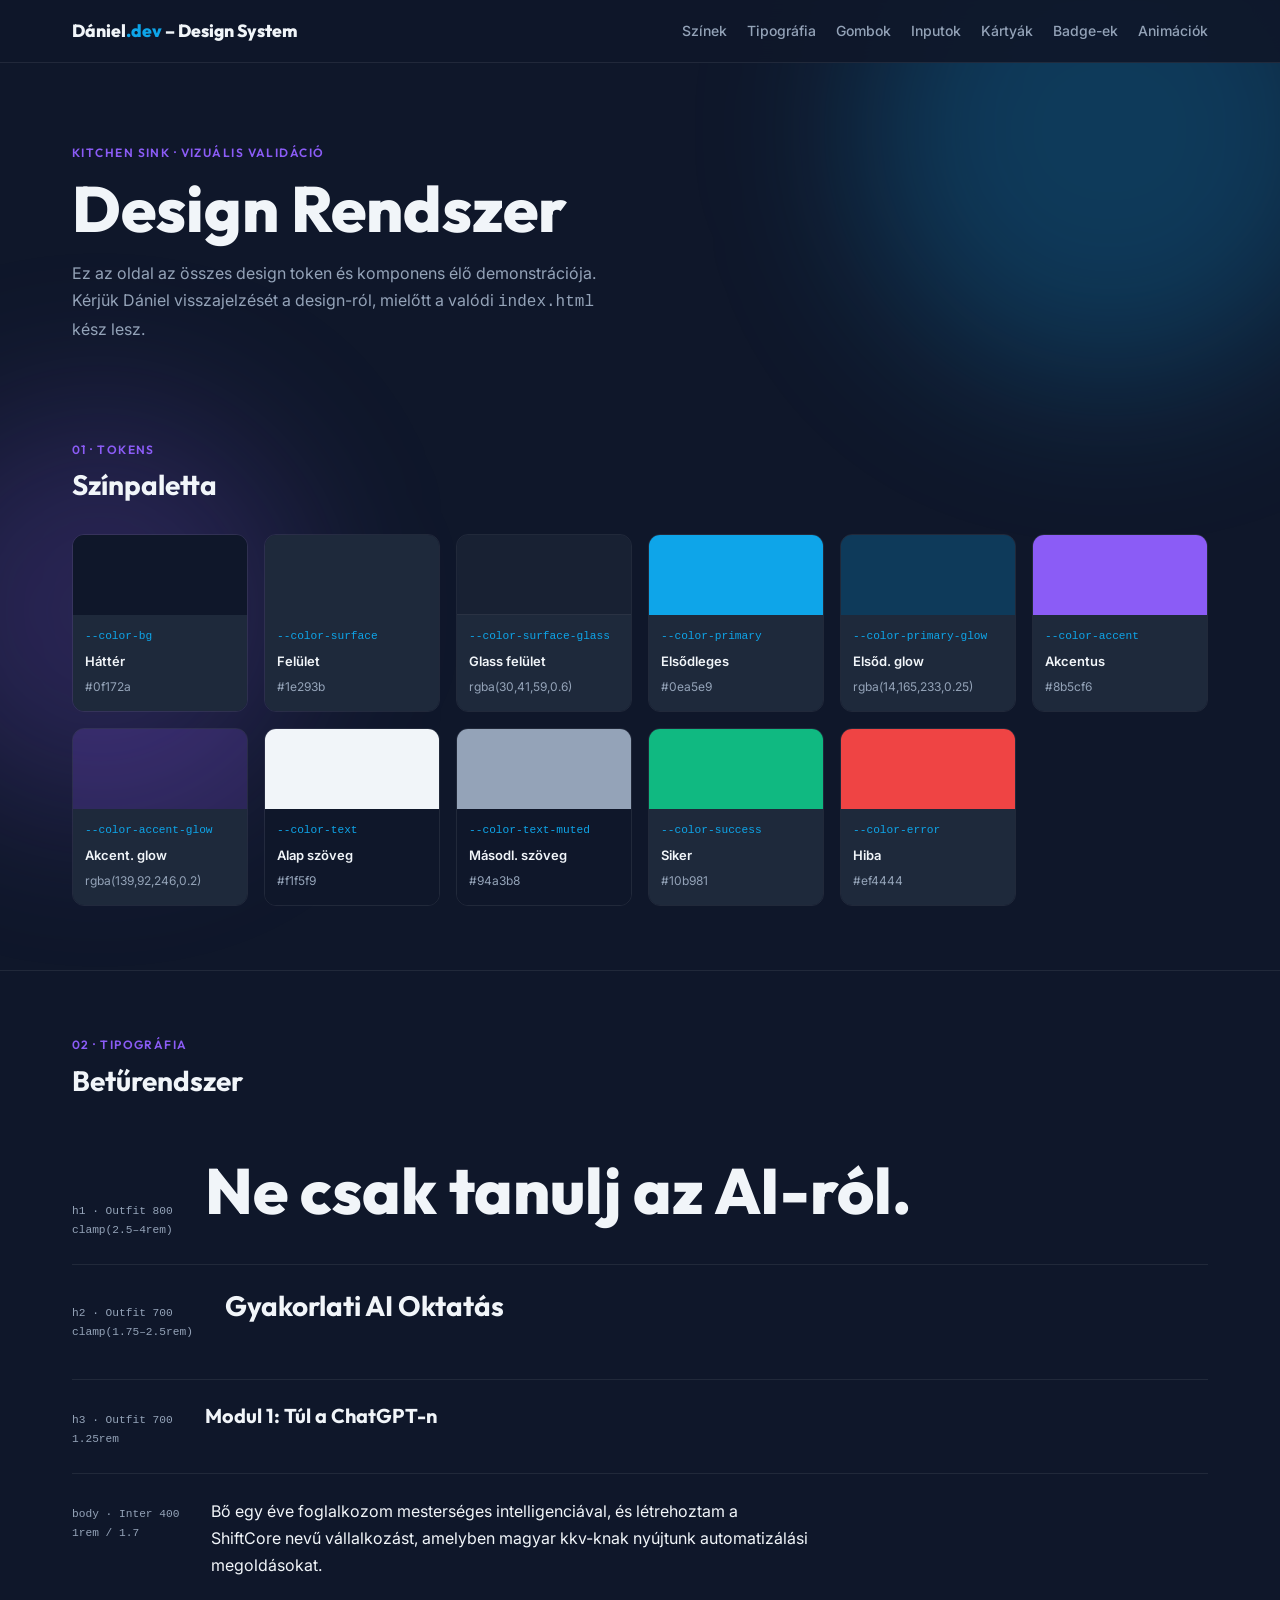
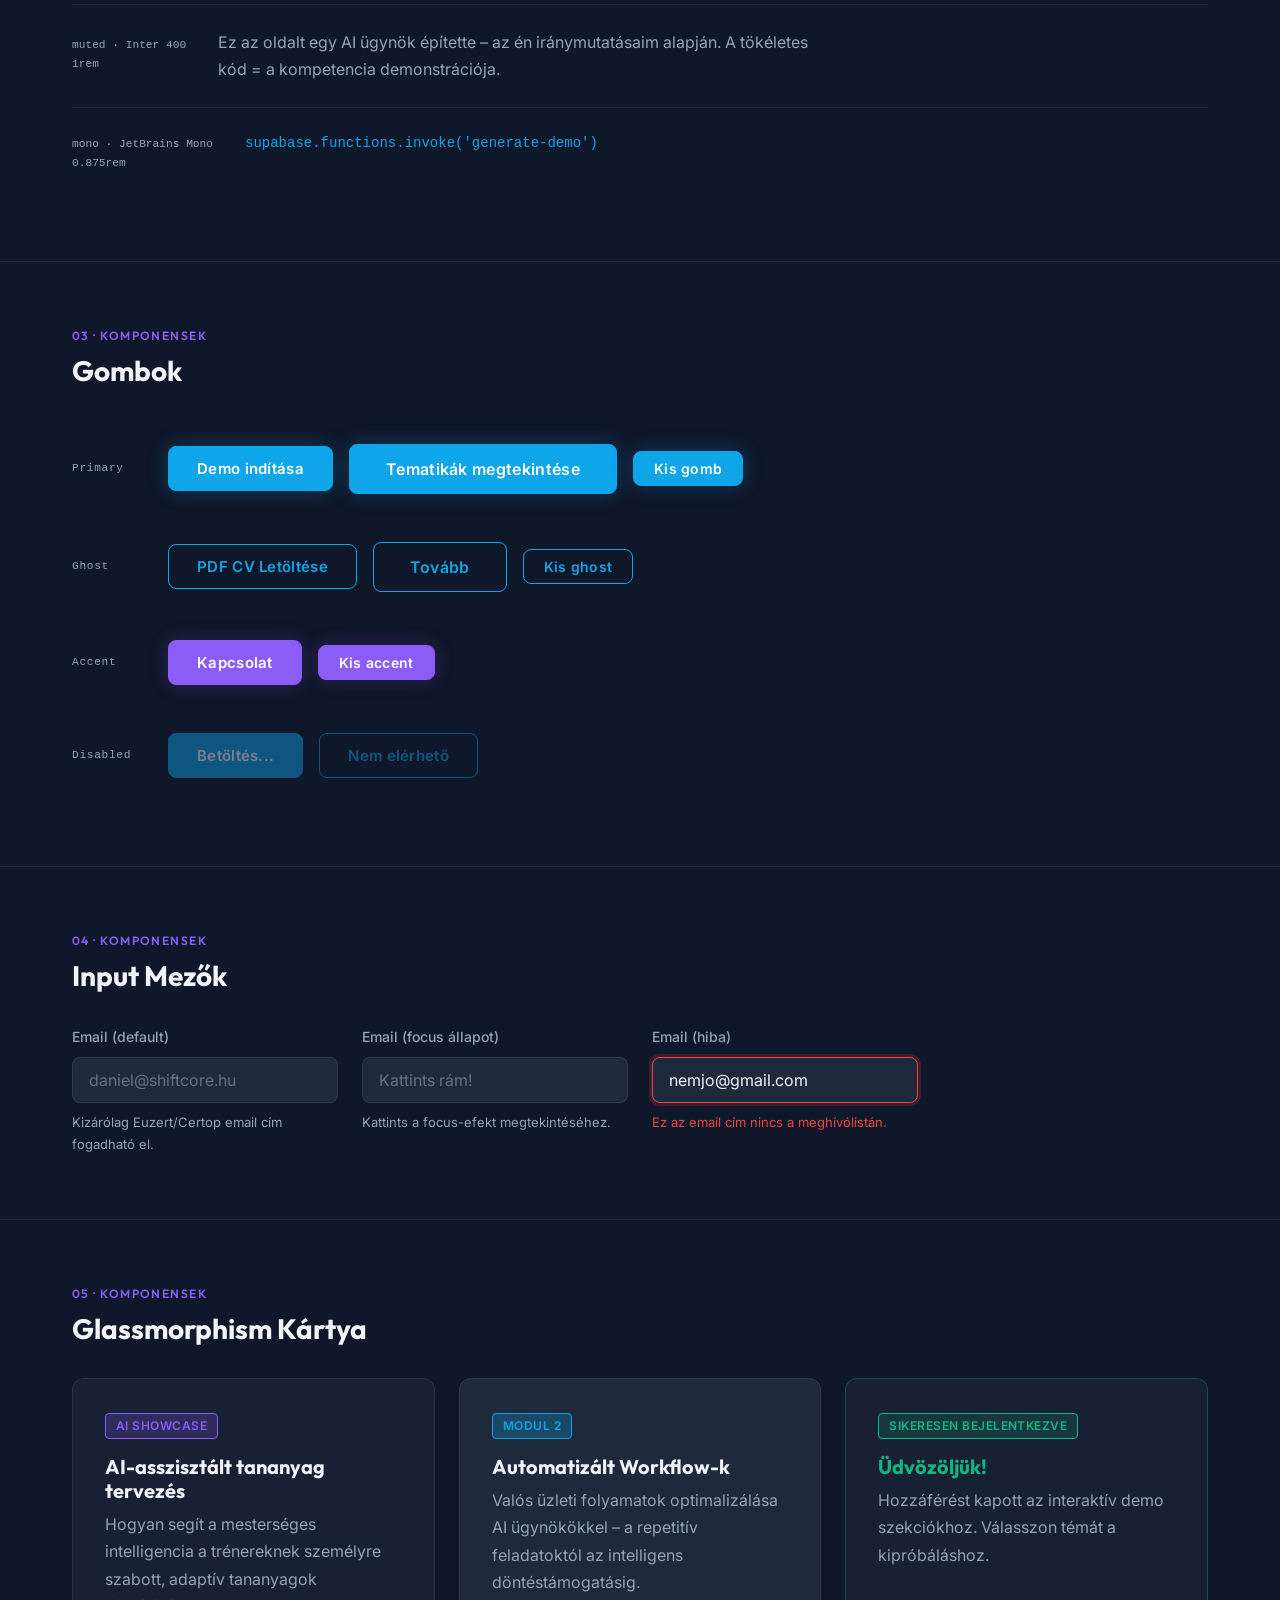
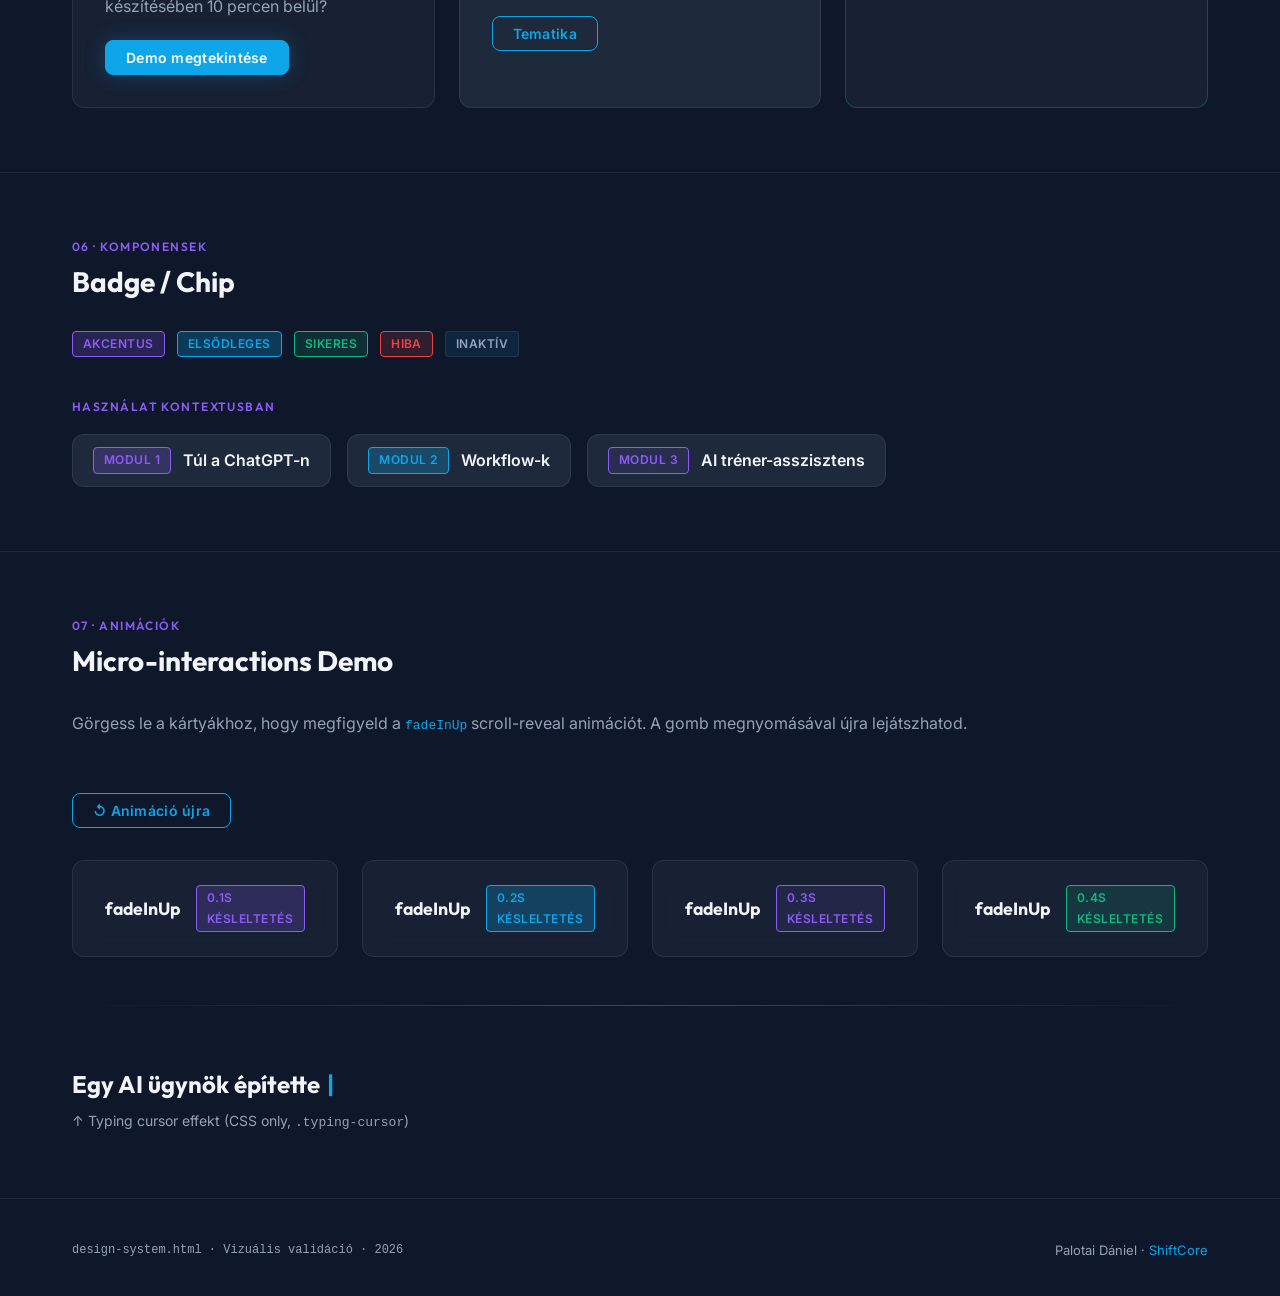
<file: design-system.html>
<!DOCTYPE html>
<html lang="hu">
<head>
  <meta charset="UTF-8" />
  <meta name="viewport" content="width=device-width, initial-scale=1.0" />
  <title>Design System – Kitchen Sink | Palotai Dániel Portfólió</title>
  <meta name="robots" content="noindex, nofollow" />

  <!-- Preconnect for Google Fonts -->
  <link rel="preconnect" href="https://fonts.googleapis.com" />
  <link rel="preconnect" href="https://fonts.gstatic.com" crossorigin />
  <link
    href="https://fonts.googleapis.com/css2?family=Outfit:wght@400;700;800&family=Inter:wght@400;500;600&display=swap"
    rel="stylesheet"
  />

  <link rel="stylesheet" href="css/main.css" />
  <link rel="stylesheet" href="css/components.css" />
  <link rel="stylesheet" href="css/animations.css" />

  <style>
    /* ---- Kitchen Sink page specifics ---- */
    .ds-nav {
      position: sticky;
      top: 0;
      z-index: 100;
      background: rgba(15, 23, 42, 0.92);
      backdrop-filter: blur(16px);
      -webkit-backdrop-filter: blur(16px);
      border-bottom: 1px solid var(--color-border);
      padding: 1rem 0;
    }

    .ds-nav-inner {
      display: flex;
      align-items: center;
      justify-content: space-between;
      flex-wrap: wrap;
      gap: 0.75rem;
    }

    .ds-nav-logo {
      font-family: var(--font-heading);
      font-weight: 800;
      font-size: 1.1rem;
      color: var(--color-text);
    }

    .ds-nav-logo span {
      color: var(--color-primary);
    }

    .ds-nav-links {
      display: flex;
      gap: 1.25rem;
      flex-wrap: wrap;
    }

    .ds-nav-links a {
      font-size: 0.875rem;
      font-weight: 500;
      color: var(--color-text-muted);
      transition: color 0.2s;
    }

    .ds-nav-links a:hover {
      color: var(--color-primary);
    }

    /* Section block */
    .ds-section {
      padding: 4rem 0;
      border-bottom: 1px solid var(--color-border);
    }

    .ds-section:last-child {
      border-bottom: none;
    }

    .ds-section-title {
      font-family: var(--font-heading);
      font-size: 0.75rem;
      font-weight: 600;
      letter-spacing: 0.12em;
      text-transform: uppercase;
      color: var(--color-accent);
      margin-bottom: 0.5rem;
    }

    .ds-section h2 {
      font-size: 1.75rem;
      margin-bottom: 2rem;
    }

    /* Colour swatches */
    .swatch-grid {
      display: grid;
      grid-template-columns: repeat(auto-fill, minmax(160px, 1fr));
      gap: 1rem;
    }

    .swatch {
      border-radius: var(--radius-card);
      border: 1px solid var(--color-border);
      overflow: hidden;
    }

    .swatch-color {
      height: 80px;
    }

    .swatch-meta {
      padding: 0.75rem;
      background: var(--color-surface);
    }

    .swatch-token {
      font-family: var(--font-mono);
      font-size: 0.7rem;
      color: var(--color-primary);
      display: block;
      margin-bottom: 0.25rem;
    }

    .swatch-hex {
      font-size: 0.75rem;
      color: var(--color-text-muted);
    }

    .swatch-name {
      font-size: 0.8125rem;
      font-weight: 600;
      color: var(--color-text);
      display: block;
    }

    /* Typography demo */
    .type-row {
      display: flex;
      align-items: baseline;
      gap: 2rem;
      padding: 1.5rem 0;
      border-bottom: 1px solid var(--color-border);
    }

    .type-row:last-child { border-bottom: none; }

    .type-label {
      font-family: var(--font-mono);
      font-size: 0.7rem;
      color: var(--color-text-muted);
      min-width: 100px;
      flex-shrink: 0;
    }

    /* Button & Input row */
    .component-row {
      display: flex;
      flex-wrap: wrap;
      align-items: center;
      gap: 1rem;
      padding: 1.5rem 0;
    }

    .component-label {
      font-family: var(--font-mono);
      font-size: 0.7rem;
      letter-spacing: 0.06em;
      color: var(--color-text-muted);
      min-width: 80px;
    }

    /* Input demo container */
    .input-demo-grid {
      display: grid;
      grid-template-columns: repeat(auto-fill, minmax(260px, 1fr));
      gap: 1.5rem;
    }

    /* Animation demo card */
    .anim-demo-card {
      display: inline-flex;
      align-items: center;
      justify-content: center;
      gap: 1rem;
      padding: 1.5rem 2rem;
      background: var(--color-surface-glass);
      backdrop-filter: blur(12px);
      border: 1px solid var(--color-border);
      border-radius: var(--radius-card);
      font-family: var(--font-heading);
      font-weight: 700;
      font-size: 1.1rem;
      color: var(--color-text);
      cursor: pointer;
      transition: border-color 0.3s;
    }

    .anim-demo-card:hover {
      border-color: var(--color-primary);
    }

    .anim-demo-card .badge {
      pointer-events: none;
    }

    /* Orb background */
    .orb {
      position: fixed;
      border-radius: 50%;
      filter: blur(80px);
      pointer-events: none;
      z-index: 0;
    }

    .orb-1 {
      width: 500px;
      height: 500px;
      background: var(--color-primary-glow);
      top: -120px;
      right: -80px;
    }

    .orb-2 {
      width: 400px;
      height: 400px;
      background: var(--color-accent-glow);
      bottom: 10%;
      left: -100px;
    }

    body > * {
      position: relative;
      z-index: 1;
    }

    /* Replay btn */
    #replay-btn {
      margin-top: 1.5rem;
    }
  </style>
</head>
<body>

  <!-- Background orbs -->
  <div class="orb orb-1 anim-glow-pulse" aria-hidden="true"></div>
  <div class="orb orb-2 anim-glow-pulse" style="animation-delay: -3s;" aria-hidden="true"></div>

  <!-- STICKY NAV -->
  <nav class="ds-nav" aria-label="Design System navigation">
    <div class="container ds-nav-inner">
      <span class="ds-nav-logo">Dániel<span>.dev</span> – Design System</span>
      <div class="ds-nav-links">
        <a href="#colours">Színek</a>
        <a href="#typography">Tipográfia</a>
        <a href="#buttons">Gombok</a>
        <a href="#inputs">Inputok</a>
        <a href="#cards">Kártyák</a>
        <a href="#badges">Badge-ek</a>
        <a href="#animations">Animációk</a>
      </div>
    </div>
  </nav>

  <main>
    <!-- HERO -->
    <div style="padding: 5rem 0 2rem;">
      <div class="container">
        <p class="ds-section-title">Kitchen Sink · Vizuális Validáció</p>
        <h1 class="anim-slide-in-left">Design Rendszer</h1>
        <p style="max-width:560px; margin-top:0.75rem;" class="anim-fade-in-up anim-delay-200">
          Ez az oldal az összes design token és komponens élő demonstrációja.
          Kérjük Dániel visszajelzését a design-ról, mielőtt a valódi <code>index.html</code> kész lesz.
        </p>
      </div>
    </div>

    <!-- ==========================================
         1. COLOUR PALETTE
    =========================================== -->
    <section class="ds-section" id="colours">
      <div class="container">
        <p class="ds-section-title">01 · Tokens</p>
        <h2>Színpaletta</h2>

        <div class="swatch-grid">
          <!-- Background -->
          <div class="swatch">
            <div class="swatch-color" style="background:#0f172a;"></div>
            <div class="swatch-meta">
              <span class="swatch-token">--color-bg</span>
              <span class="swatch-name">Háttér</span>
              <span class="swatch-hex">#0f172a</span>
            </div>
          </div>
          <!-- Surface -->
          <div class="swatch">
            <div class="swatch-color" style="background:#1e293b;"></div>
            <div class="swatch-meta">
              <span class="swatch-token">--color-surface</span>
              <span class="swatch-name">Felület</span>
              <span class="swatch-hex">#1e293b</span>
            </div>
          </div>
          <!-- Surface Glass -->
          <div class="swatch">
            <div class="swatch-color" style="background:rgba(30,41,59,0.6); border-bottom:1px solid rgba(255,255,255,0.08);"></div>
            <div class="swatch-meta">
              <span class="swatch-token">--color-surface-glass</span>
              <span class="swatch-name">Glass felület</span>
              <span class="swatch-hex">rgba(30,41,59,0.6)</span>
            </div>
          </div>
          <!-- Primary -->
          <div class="swatch">
            <div class="swatch-color" style="background:#0ea5e9;"></div>
            <div class="swatch-meta">
              <span class="swatch-token">--color-primary</span>
              <span class="swatch-name">Elsődleges</span>
              <span class="swatch-hex">#0ea5e9</span>
            </div>
          </div>
          <!-- Primary Glow -->
          <div class="swatch">
            <div class="swatch-color" style="background:rgba(14,165,233,0.25);"></div>
            <div class="swatch-meta">
              <span class="swatch-token">--color-primary-glow</span>
              <span class="swatch-name">Elsőd. glow</span>
              <span class="swatch-hex">rgba(14,165,233,0.25)</span>
            </div>
          </div>
          <!-- Accent -->
          <div class="swatch">
            <div class="swatch-color" style="background:#8b5cf6;"></div>
            <div class="swatch-meta">
              <span class="swatch-token">--color-accent</span>
              <span class="swatch-name">Akcentus</span>
              <span class="swatch-hex">#8b5cf6</span>
            </div>
          </div>
          <!-- Accent Glow -->
          <div class="swatch">
            <div class="swatch-color" style="background:rgba(139,92,246,0.2);"></div>
            <div class="swatch-meta">
              <span class="swatch-token">--color-accent-glow</span>
              <span class="swatch-name">Akcent. glow</span>
              <span class="swatch-hex">rgba(139,92,246,0.2)</span>
            </div>
          </div>
          <!-- Text -->
          <div class="swatch">
            <div class="swatch-color" style="background:#f1f5f9;"></div>
            <div class="swatch-meta" style="background:#0f172a;">
              <span class="swatch-token">--color-text</span>
              <span class="swatch-name">Alap szöveg</span>
              <span class="swatch-hex">#f1f5f9</span>
            </div>
          </div>
          <!-- Text Muted -->
          <div class="swatch">
            <div class="swatch-color" style="background:#94a3b8;"></div>
            <div class="swatch-meta" style="background:#0f172a;">
              <span class="swatch-token">--color-text-muted</span>
              <span class="swatch-name">Másodl. szöveg</span>
              <span class="swatch-hex">#94a3b8</span>
            </div>
          </div>
          <!-- Success -->
          <div class="swatch">
            <div class="swatch-color" style="background:#10b981;"></div>
            <div class="swatch-meta">
              <span class="swatch-token">--color-success</span>
              <span class="swatch-name">Siker</span>
              <span class="swatch-hex">#10b981</span>
            </div>
          </div>
          <!-- Error -->
          <div class="swatch">
            <div class="swatch-color" style="background:#ef4444;"></div>
            <div class="swatch-meta">
              <span class="swatch-token">--color-error</span>
              <span class="swatch-name">Hiba</span>
              <span class="swatch-hex">#ef4444</span>
            </div>
          </div>
        </div>
      </div>
    </section>

    <!-- ==========================================
         2. TYPOGRAPHY
    =========================================== -->
    <section class="ds-section" id="typography">
      <div class="container">
        <p class="ds-section-title">02 · Tipográfia</p>
        <h2>Betűrendszer</h2>

        <div class="type-row">
          <span class="type-label">h1 · Outfit 800<br>clamp(2.5–4rem)</span>
          <h1>Ne csak tanulj az AI-ról.</h1>
        </div>
        <div class="type-row">
          <span class="type-label">h2 · Outfit 700<br>clamp(1.75–2.5rem)</span>
          <h2>Gyakorlati AI Oktatás</h2>
        </div>
        <div class="type-row">
          <span class="type-label">h3 · Outfit 700<br>1.25rem</span>
          <h3>Modul 1: Túl a ChatGPT-n</h3>
        </div>
        <div class="type-row">
          <span class="type-label">body · Inter 400<br>1rem / 1.7</span>
          <p style="max-width:600px; color: var(--color-text);">
            Bő egy éve foglalkozom mesterséges intelligenciával, és létrehoztam
            a ShiftCore nevű vállalkozást, amelyben magyar kkv-knak nyújtunk
            automatizálási megoldásokat.
          </p>
        </div>
        <div class="type-row">
          <span class="type-label">muted · Inter 400<br>1rem</span>
          <p style="max-width:600px;">
            Ez az oldalt egy AI ügynök építette – az én iránymutatásaim alapján.
            A tökéletes kód = a kompetencia demonstrációja.
          </p>
        </div>
        <div class="type-row">
          <span class="type-label">mono · JetBrains Mono<br>0.875rem</span>
          <code style="font-family:var(--font-mono); color:var(--color-primary); font-size:0.875rem;">
            supabase.functions.invoke('generate-demo')
          </code>
        </div>
      </div>
    </section>

    <!-- ==========================================
         3. BUTTONS
    =========================================== -->
    <section class="ds-section" id="buttons">
      <div class="container">
        <p class="ds-section-title">03 · Komponensek</p>
        <h2>Gombok</h2>

        <div class="component-row">
          <span class="component-label">Primary</span>
          <button class="btn btn--primary">Demo indítása</button>
          <button class="btn btn--primary btn--lg">Tematikák megtekintése</button>
          <button class="btn btn--primary btn--sm">Kis gomb</button>
        </div>

        <div class="component-row">
          <span class="component-label">Ghost</span>
          <button class="btn btn--ghost">PDF CV Letöltése</button>
          <button class="btn btn--ghost btn--lg">Tovább</button>
          <button class="btn btn--ghost btn--sm">Kis ghost</button>
        </div>

        <div class="component-row">
          <span class="component-label">Accent</span>
          <button class="btn btn--accent">Kapcsolat</button>
          <button class="btn btn--accent btn--sm">Kis accent</button>
        </div>

        <div class="component-row">
          <span class="component-label">Disabled</span>
          <button class="btn btn--primary btn--disabled" disabled>Betöltés...</button>
          <button class="btn btn--ghost btn--disabled" disabled>Nem elérhető</button>
        </div>
      </div>
    </section>

    <!-- ==========================================
         4. INPUTS
    =========================================== -->
    <section class="ds-section" id="inputs">
      <div class="container">
        <p class="ds-section-title">04 · Komponensek</p>
        <h2>Input Mezők</h2>
        <div class="input-demo-grid">

          <!-- Default -->
          <div class="input-group">
            <label class="input-label" for="demo-email-default">Email (default)</label>
            <input
              id="demo-email-default"
              class="input"
              type="email"
              placeholder="daniel@shiftcore.hu"
            />
            <span class="input-hint">Kizárólag Euzert/Certop email cím fogadható el.</span>
          </div>

          <!-- Focus (simulated via class) -->
          <div class="input-group">
            <label class="input-label" for="demo-email-focus">Email (focus állapot)</label>
            <input
              id="demo-email-focus"
              class="input"
              type="email"
              placeholder="Kattints rám!"
              onfocus="this.style.borderColor='var(--color-primary)'; this.style.boxShadow='0 0 0 3px var(--color-primary-glow)';"
              onblur="this.style.borderColor=''; this.style.boxShadow='';"
            />
            <span class="input-hint">Kattints a focus-efekt megtekintéséhez.</span>
          </div>

          <!-- Error -->
          <div class="input-group">
            <label class="input-label" for="demo-email-error">Email (hiba)</label>
            <input
              id="demo-email-error"
              class="input input--error"
              type="email"
              value="nemjo@gmail.com"
            />
            <span class="input-hint input-hint--error">Ez az email cím nincs a meghívólistán.</span>
          </div>

        </div>
      </div>
    </section>

    <!-- ==========================================
         5. GLASSMORPHISM CARD
    =========================================== -->
    <section class="ds-section" id="cards">
      <div class="container">
        <p class="ds-section-title">05 · Komponensek</p>
        <h2>Glassmorphism Kártya</h2>

        <div style="display:grid; grid-template-columns: repeat(auto-fill, minmax(300px, 1fr)); gap:1.5rem;">

          <!-- Glass card -->
          <div class="card anim-fade-in-up">
            <span class="badge" style="margin-bottom:1rem;">AI Showcase</span>
            <h3 style="margin-bottom:0.5rem;">AI-asszisztált tananyag tervezés</h3>
            <p style="margin-bottom:1.25rem;">
              Hogyan segít a mesterséges intelligencia a trénereknek személyre szabott,
              adaptív tananyagok készítésében 10 percen belül?
            </p>
            <button class="btn btn--primary btn--sm">Demo megtekintése</button>
          </div>

          <!-- Solid card -->
          <div class="card card--solid anim-fade-in-up anim-delay-200">
            <span class="badge badge--primary" style="margin-bottom:1rem;">Modul 2</span>
            <h3 style="margin-bottom:0.5rem;">Automatizált Workflow-k</h3>
            <p style="margin-bottom:1.25rem;">
              Valós üzleti folyamatok optimalizálása AI ügynökökkel –
              a repetitív feladatoktól az intelligens döntéstámogatásig.
            </p>
            <button class="btn btn--ghost btn--sm">Tematika</button>
          </div>

          <!-- Success feedback card -->
          <div class="card anim-fade-in-up anim-delay-300" style="border-color: rgba(16,185,129,0.3);">
            <span class="badge badge--success" style="margin-bottom:1rem;">Sikeresen bejelentkezve</span>
            <h3 style="margin-bottom:0.5rem; color: var(--color-success);">Üdvözöljük!</h3>
            <p>
              Hozzáférést kapott az interaktív demo szekciókhoz.
              Válasszon témát a kipróbáláshoz.
            </p>
          </div>

        </div>
      </div>
    </section>

    <!-- ==========================================
         6. BADGES / CHIPS
    =========================================== -->
    <section class="ds-section" id="badges">
      <div class="container">
        <p class="ds-section-title">06 · Komponensek</p>
        <h2>Badge / Chip</h2>
        <div style="display:flex; flex-wrap:wrap; gap:0.75rem; align-items:center;">
          <span class="badge">Akcentus</span>
          <span class="badge badge--primary">Elsődleges</span>
          <span class="badge badge--success">Sikeres</span>
          <span class="badge badge--error">Hiba</span>
          <span class="badge" style="background:rgba(14,165,233,0.10); color:var(--color-text-muted); border-color:var(--color-border);">Inaktív</span>
        </div>

        <p class="ds-section-title" style="margin-top:2.5rem;">Használat kontextusban</p>
        <div style="display:flex; gap:1rem; flex-wrap:wrap; margin-top:1rem;">
          <div style="display:flex; align-items:center; gap:0.75rem; background:var(--color-surface); padding:0.75rem 1.25rem; border-radius:var(--radius-card); border:1px solid var(--color-border);">
            <span class="badge">Modul 1</span>
            <span style="font-weight:600; color:var(--color-text);">Túl a ChatGPT-n</span>
          </div>
          <div style="display:flex; align-items:center; gap:0.75rem; background:var(--color-surface); padding:0.75rem 1.25rem; border-radius:var(--radius-card); border:1px solid var(--color-border);">
            <span class="badge badge--primary">Modul 2</span>
            <span style="font-weight:600; color:var(--color-text);">Workflow-k</span>
          </div>
          <div style="display:flex; align-items:center; gap:0.75rem; background:var(--color-surface); padding:0.75rem 1.25rem; border-radius:var(--radius-card); border:1px solid var(--color-border);">
            <span class="badge" style="background:rgba(139,92,246,0.1); color:var(--color-accent); border-color:var(--color-accent);">Modul 3</span>
            <span style="font-weight:600; color:var(--color-text);">AI tréner-asszisztens</span>
          </div>
        </div>
      </div>
    </section>

    <!-- ==========================================
         7. ANIMATIONS
    =========================================== -->
    <section class="ds-section" id="animations">
      <div class="container">
        <p class="ds-section-title">07 · Animációk</p>
        <h2>Micro-interactions Demo</h2>

        <p style="margin-bottom:2rem; color:var(--color-text-muted);">
          Görgess le a kártyákhoz, hogy megfigyeld a <code style="font-family:var(--font-mono); color:var(--color-primary); font-size:0.8125rem;">fadeInUp</code> scroll-reveal animációt.
          A gomb megnyomásával újra lejátszhatod.
        </p>

        <!-- Replay button -->
        <button class="btn btn--ghost btn--sm" id="replay-btn">↺ Animáció újra</button>

        <div id="anim-cards" style="display:grid; grid-template-columns: repeat(auto-fill, minmax(260px, 1fr)); gap:1.5rem; margin-top:2rem;">
          <div class="anim-demo-card anim-fade-in-up anim-delay-100">
            <span>fadeInUp</span>
            <span class="badge">0.1s késleltetés</span>
          </div>
          <div class="anim-demo-card anim-fade-in-up anim-delay-200">
            <span>fadeInUp</span>
            <span class="badge badge--primary">0.2s késleltetés</span>
          </div>
          <div class="anim-demo-card anim-fade-in-up anim-delay-300">
            <span>fadeInUp</span>
            <span class="badge" style="background:rgba(139,92,246,0.1); color:var(--color-accent); border-color:var(--color-accent);">0.3s késleltetés</span>
          </div>
          <div class="anim-demo-card anim-fade-in-up anim-delay-400">
            <span>fadeInUp</span>
            <span class="badge badge--success">0.4s késleltetés</span>
          </div>
        </div>

        <hr class="divider" />

        <!-- Typing cursor demo -->
        <h3 class="typing-cursor" style="margin-top:1rem; display:inline-block; font-size:1.5rem;">
          Egy AI ügynök építette
        </h3>

        <p style="margin-top:0.5rem; font-size:0.875rem;">
          ↑ Typing cursor effekt (CSS only, <code style="font-family:var(--font-mono); font-size:0.8125rem;">.typing-cursor</code>)
        </p>

      </div>
    </section>
  </main>

  <!-- FOOTER -->
  <footer style="padding:2.5rem 0; border-top:1px solid var(--color-border);">
    <div class="container" style="display:flex; align-items:center; justify-content:space-between; flex-wrap:wrap; gap:1rem;">
      <span style="font-family:var(--font-mono); font-size:0.75rem; color:var(--color-text-muted);">
        design-system.html · Vizuális validáció · 2026
      </span>
      <span style="font-size:0.8125rem; color:var(--color-text-muted);">
        Palotai Dániel · <span style="color:var(--color-primary);">ShiftCore</span>
      </span>
    </div>
  </footer>

  <script src="js/main.js"></script>
  <script>
    /* Replay animation button */
    document.getElementById('replay-btn').addEventListener('click', () => {
      const cards = document.querySelectorAll('#anim-cards .anim-fade-in-up');
      cards.forEach((card) => {
        card.classList.remove('is-visible');
        void card.offsetWidth; // reflow trigger
        card.classList.add('is-visible');
      });
    });
  </script>
</body>
</html>
</file>
<file: css/main.css>
/* =========================================================
   MAIN.CSS – Palotai Dániel AI Oktatói Portfólió
   Design System Custom Properties & Base Styles
   ========================================================= */

/* ---------------------------------------------------------
   1. CSS CUSTOM PROPERTIES (Design Tokens)
   --------------------------------------------------------- */
:root {
  /* Colours */
  --color-bg:             #0f172a;
  --color-surface:        #1e293b;
  --color-surface-glass:  rgba(30, 41, 59, 0.6);
  --color-primary:        #0ea5e9;
  --color-primary-glow:   rgba(14, 165, 233, 0.25);
  --color-accent:         #8b5cf6;
  --color-accent-glow:    rgba(139, 92, 246, 0.2);
  --color-text:           #f1f5f9;
  --color-text-muted:     #94a3b8;
  --color-border:         rgba(255, 255, 255, 0.08);
  --color-success:        #10b981;
  --color-error:          #ef4444;

  /* Typography */
  --font-heading: 'Outfit', system-ui, sans-serif;
  --font-body:    'Inter', system-ui, sans-serif;
  --font-mono:    'JetBrains Mono', 'Fira Code', monospace;

  /* Spacing & Layout */
  --radius-card:   12px;
  --radius-btn:    8px;
  --radius-modal:  16px;
  --max-width:     1200px;
  --section-pad:   clamp(4rem, 8vw, 8rem);
  --container-pad: clamp(1rem, 5vw, 2rem);
}

/* ---------------------------------------------------------
   2. RESET & BASE
   --------------------------------------------------------- */
*, *::before, *::after {
  box-sizing: border-box;
  margin: 0;
  padding: 0;
}

html {
  scroll-behavior: smooth;
  -webkit-text-size-adjust: 100%;
}

body {
  font-family: var(--font-body);
  font-size: 1rem;
  line-height: 1.7;
  background-color: var(--color-bg);
  color: var(--color-text);
  min-height: 100vh;
  -webkit-font-smoothing: antialiased;
}

img, video {
  display: block;
  max-width: 100%;
}

a {
  color: var(--color-primary);
  text-decoration: none;
  transition: opacity 0.2s ease;
}

a:hover {
  opacity: 0.8;
}

ul, ol {
  list-style: none;
}

/* ---------------------------------------------------------
   3. TYPOGRAPHY SCALE
   --------------------------------------------------------- */
h1, h2, h3, h4, h5, h6 {
  font-family: var(--font-heading);
  font-weight: 700;
  line-height: 1.2;
  color: var(--color-text);
}

h1 {
  font-size: clamp(2.5rem, 5vw, 4rem);
  font-weight: 800;
}

h2 {
  font-size: clamp(1.75rem, 3vw, 2.5rem);
}

h3 {
  font-size: 1.25rem;
}

p {
  color: var(--color-text-muted);
  line-height: 1.7;
}

.text-muted {
  color: var(--color-text-muted);
}

.text-primary {
  color: var(--color-primary);
}

.text-accent {
  color: var(--color-accent);
}

/* ---------------------------------------------------------
   4. LAYOUT UTILITIES
   --------------------------------------------------------- */
.container {
  max-width: var(--max-width);
  margin: 0 auto;
  padding: 0 var(--container-pad);
}

section {
  padding: var(--section-pad) 0;
}

/* ---------------------------------------------------------
   5. REDUCED MOTION
   --------------------------------------------------------- */
@media (prefers-reduced-motion: reduce) {
  *, *::before, *::after {
    animation-duration: 0.01ms !important;
    animation-iteration-count: 1 !important;
    transition-duration: 0.01ms !important;
    scroll-behavior: auto !important;
  }
}
</file>
<file: css/components.css>
/* =========================================================
   COMPONENTS.CSS – Reusable UI Components
   ========================================================= */

/* ---------------------------------------------------------
   GLASSMORPHISM CARD
   --------------------------------------------------------- */
.card {
    background: var(--color-surface-glass);
    backdrop-filter: blur(12px);
    -webkit-backdrop-filter: blur(12px);
    border: 1px solid var(--color-border);
    border-radius: var(--radius-card);
    padding: 2rem;
}

.card--solid {
    background: var(--color-surface);
    backdrop-filter: none;
}

/* ---------------------------------------------------------
   BUTTONS
   --------------------------------------------------------- */
.btn {
    display: inline-flex;
    align-items: center;
    justify-content: center;
    gap: 0.5rem;
    font-family: var(--font-body);
    font-size: 0.9375rem;
    font-weight: 600;
    letter-spacing: 0.02em;
    padding: 0.75rem 1.75rem;
    border-radius: var(--radius-btn);
    border: 1px solid transparent;
    cursor: pointer;
    text-decoration: none;
    transition: box-shadow 0.3s ease, transform 0.2s ease, background 0.2s ease, opacity 0.2s ease;
    white-space: nowrap;
}

/* Primary CTA */
.btn--primary {
    background: var(--color-primary);
    color: #fff;
    border-color: var(--color-primary);
    box-shadow: 0 0 20px var(--color-primary-glow);
}

.btn--primary:hover {
    box-shadow: 0 0 35px var(--color-primary-glow);
    transform: translateY(-2px);
    opacity: 1;
}

.btn--primary:active {
    transform: translateY(0);
}

/* Ghost / Outline */
.btn--ghost {
    background: transparent;
    color: var(--color-primary);
    border-color: var(--color-primary);
}

.btn--ghost:hover {
    background: rgba(14, 165, 233, 0.1);
    transform: translateY(-2px);
    opacity: 1;
}

/* Accent variant */
.btn--accent {
    background: var(--color-accent);
    color: #fff;
    border-color: var(--color-accent);
    box-shadow: 0 0 20px var(--color-accent-glow);
}

.btn--accent:hover {
    box-shadow: 0 0 35px var(--color-accent-glow);
    transform: translateY(-2px);
    opacity: 1;
}

/* Disabled state */
.btn:disabled,
.btn--disabled {
    opacity: 0.45;
    cursor: not-allowed;
    pointer-events: none;
    transform: none;
    box-shadow: none;
}

/* Button sizes */
.btn--sm {
    font-size: 0.875rem;
    padding: 0.5rem 1.25rem;
}

.btn--lg {
    font-size: 1rem;
    padding: 0.875rem 2.25rem;
}

/* ---------------------------------------------------------
   INPUT FIELDS
   --------------------------------------------------------- */
.input-group {
    display: flex;
    flex-direction: column;
    gap: 0.5rem;
}

.input-label {
    font-family: var(--font-body);
    font-size: 0.875rem;
    font-weight: 500;
    color: var(--color-text-muted);
}

.input {
    font-family: var(--font-body);
    font-size: 1rem;
    color: var(--color-text);
    background: var(--color-surface);
    border: 1px solid var(--color-border);
    border-radius: var(--radius-btn);
    padding: 0.75rem 1rem;
    width: 100%;
    outline: none;
    transition: border-color 0.2s ease, box-shadow 0.2s ease;
}

.input::placeholder {
    color: var(--color-text-muted);
    opacity: 0.6;
}

.input:focus {
    border-color: var(--color-primary);
    box-shadow: 0 0 0 3px var(--color-primary-glow);
}

.input--error {
    border-color: var(--color-error);
    box-shadow: 0 0 0 3px rgba(239, 68, 68, 0.2);
}

.input-hint {
    font-size: 0.8125rem;
    color: var(--color-text-muted);
}

.input-hint--error {
    color: var(--color-error);
}

/* ---------------------------------------------------------
   BADGE / CHIP
   --------------------------------------------------------- */
.badge {
    display: inline-flex;
    align-items: center;
    background: var(--color-accent-glow);
    color: var(--color-accent);
    border: 1px solid var(--color-accent);
    border-radius: 4px;
    font-family: var(--font-body);
    font-size: 0.75rem;
    font-weight: 600;
    letter-spacing: 0.04em;
    padding: 2px 10px;
    text-transform: uppercase;
}

.badge--primary {
    background: var(--color-primary-glow);
    color: var(--color-primary);
    border-color: var(--color-primary);
}

.badge--success {
    background: rgba(16, 185, 129, 0.15);
    color: var(--color-success);
    border-color: var(--color-success);
}

.badge--error {
    background: rgba(239, 68, 68, 0.15);
    color: var(--color-error);
    border-color: var(--color-error);
}

/* ---------------------------------------------------------
   DIVIDER (section separator)
   --------------------------------------------------------- */
.divider {
    border: none;
    height: 1px;
    background: linear-gradient(to right, transparent, var(--color-accent), transparent);
    margin: 3rem 0;
    opacity: 0.5;
}
</file>
<file: css/animations.css>
/* =========================================================
   ANIMATIONS.CSS – Keyframes & Micro-interactions
   ========================================================= */

/* ---------------------------------------------------------
   FADE IN UP (Scroll reveal)
   --------------------------------------------------------- */
@keyframes fadeInUp {
    from {
        opacity: 0;
        transform: translateY(32px);
    }

    to {
        opacity: 1;
        transform: translateY(0);
    }
}

/* Base state for animated elements (hidden before JS kicks in) */
.anim-fade-in-up {
    opacity: 0;
    transform: translateY(32px);
}

/* Class added by Intersection Observer when element enters viewport */
.anim-fade-in-up.is-visible {
    animation: fadeInUp 0.6s cubic-bezier(0.22, 1, 0.36, 1) forwards;
}

/* Stagger delays for grouped elements */
.anim-delay-100 {
    animation-delay: 0.1s;
}

.anim-delay-200 {
    animation-delay: 0.2s;
}

.anim-delay-300 {
    animation-delay: 0.3s;
}

.anim-delay-400 {
    animation-delay: 0.4s;
}

.anim-delay-500 {
    animation-delay: 0.5s;
}

/* ---------------------------------------------------------
   SLIDE IN FROM LEFT (Hero name / logo)
   --------------------------------------------------------- */
@keyframes slideInLeft {
    from {
        opacity: 0;
        transform: translateX(-40px);
    }

    to {
        opacity: 1;
        transform: translateX(0);
    }
}

.anim-slide-in-left {
    animation: slideInLeft 0.9s cubic-bezier(0.22, 1, 0.36, 1) forwards;
}

/* ---------------------------------------------------------
   TYPING CURSOR (Hero headline effect)
   --------------------------------------------------------- */
@keyframes blink {

    0%,
    100% {
        opacity: 1;
    }

    50% {
        opacity: 0;
    }
}

.typing-cursor::after {
    content: '|';
    color: var(--color-primary);
    animation: blink 1s step-end infinite;
    margin-left: 2px;
}

/* ---------------------------------------------------------
   GLOW PULSE (Decorative background orb)
   --------------------------------------------------------- */
@keyframes glowPulse {

    0%,
    100% {
        opacity: 0.35;
        transform: scale(1);
    }

    50% {
        opacity: 0.55;
        transform: scale(1.08);
    }
}

.anim-glow-pulse {
    animation: glowPulse 6s ease-in-out infinite;
}

/* ---------------------------------------------------------
   FLOAT (Subtle levitation for decorative elements)
   --------------------------------------------------------- */
@keyframes float {

    0%,
    100% {
        transform: translateY(0);
    }

    50% {
        transform: translateY(-10px);
    }
}

.anim-float {
    animation: float 5s ease-in-out infinite;
}

/* ---------------------------------------------------------
   REDUCED MOTION OVERRIDES
   (also handled globally in main.css, repeated here for clarity)
   --------------------------------------------------------- */
@media (prefers-reduced-motion: reduce) {

    .anim-fade-in-up,
    .anim-slide-in-left,
    .typing-cursor::after,
    .anim-glow-pulse,
    .anim-float {
        animation: none !important;
        opacity: 1 !important;
        transform: none !important;
    }

    .anim-fade-in-up {
        opacity: 1;
        transform: none;
    }
}
</file>
